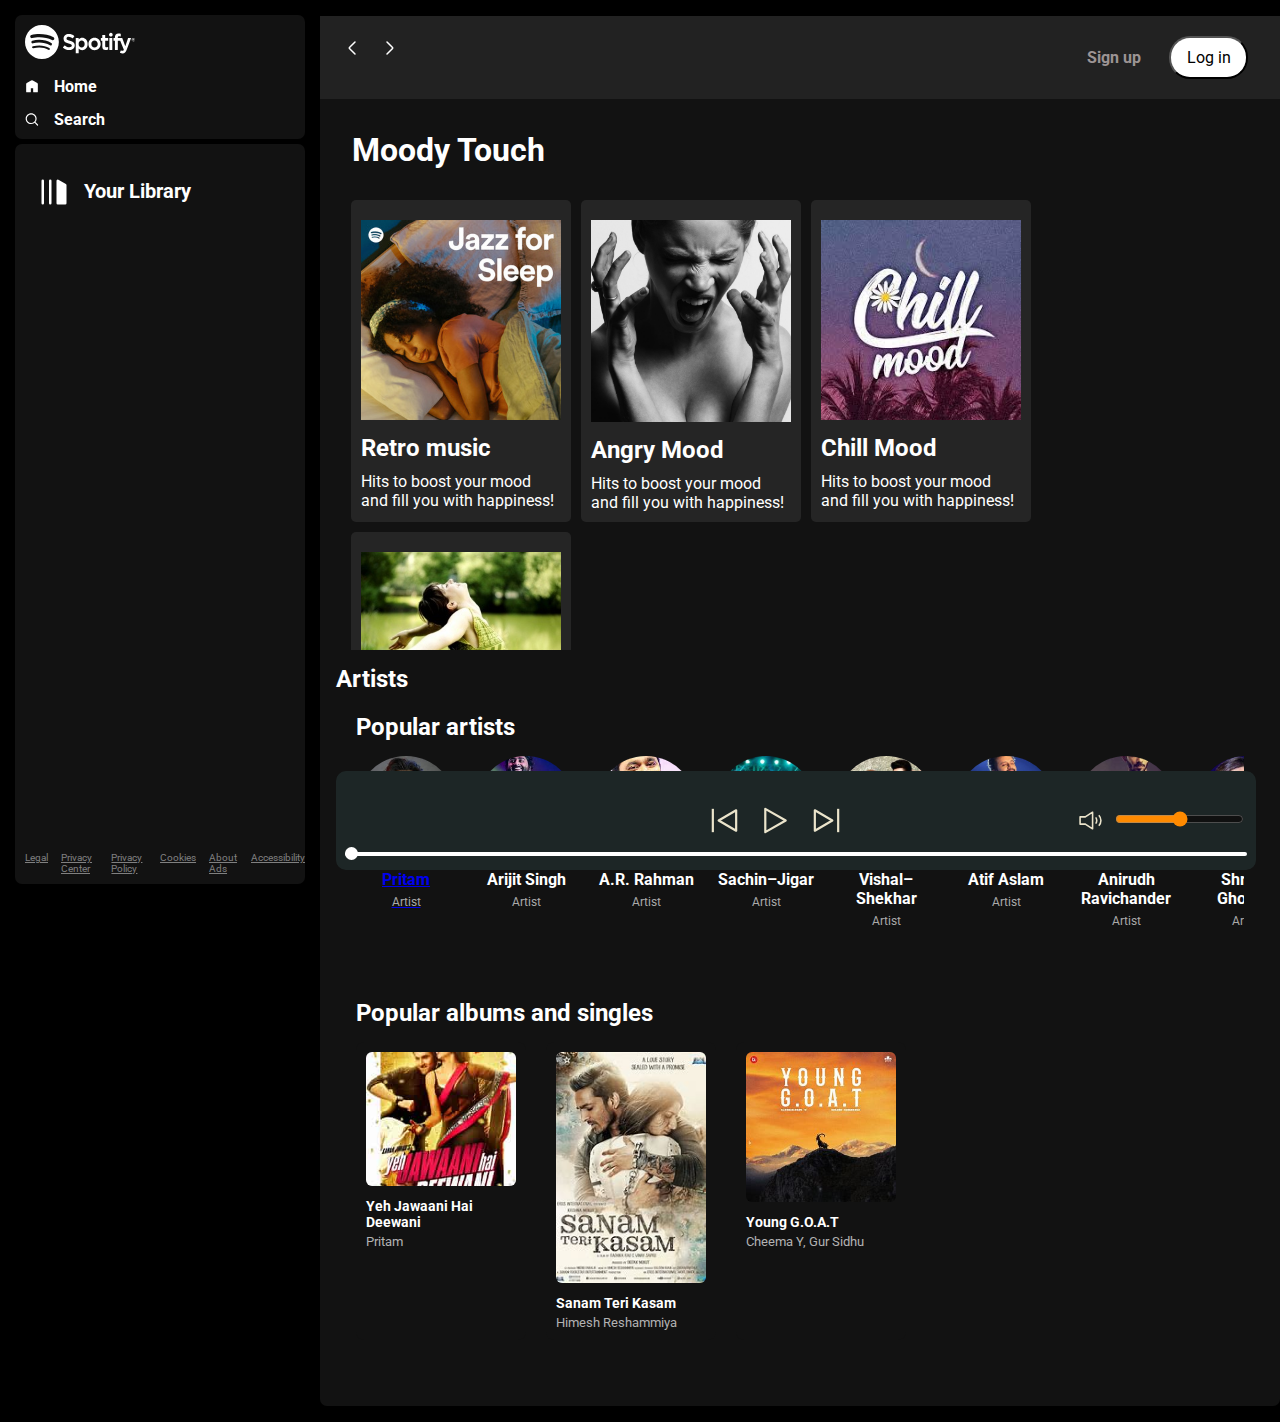
<file: index.html>
<!DOCTYPE html>
<html lang="en">

<head>
    <meta charset="UTF-8">
    <meta name="viewport" content="width=device-width, initial-scale=1.0">
    <link rel="stylesheet" href="css/style.css">
    <link rel="icon" type="image/x-icon" href="/favicon.ico" />

    <link rel="stylesheet" href="css/utility.css">
    <title>Spotify - Web Player: Music for everyone</title>
</head>

<body>
    <div class="container flex bg-black">
        <div class="left">
            <div class="close">
                <img width="30" class="invert" src="img/close.svg" alt="">
            </div>
            <div class="home bg-grey rounded m-1 p-1">
                <div class="logo"><img width="110" class="invert" src="img/logo.svg" alt=""></div>
                <ul>
                    <li><img class="invert" src="img/home.svg" alt="home">Home</li>
                    <li><img class="invert" src="img/search.svg" alt="home">Search</li>
                </ul>
            </div>

            <div class="library bg-grey rounded m-1 p-1">
                <div class="heading">
                    <img class="invert" src="img/playlist.svg" alt="">
                    <h2>
                        Your Library
                    </h2>
                </div>

                <div class="songList">

                    <ul>

                    </ul>
                </div>

                <div class="footer">
                    <div><a href="https://www.spotify.com/jp/legal/"><span>Legal</span></a></div>
                    <div><a href="https://www.spotify.com/jp/privacy/"><span>Privacy Center</span></a></div>
                    <div><a href="https://www.spotify.com/jp/legal/privacy-policy/"><span>Privacy Policy</span></a>
                    </div>
                    <div><a href="https://www.spotify.com/jp/legal/cookies-policy/"><span>Cookies</span></a></div>
                    <div><a href="https://www.spotify.com/jp/legal/privacy-policy/#s3"><span>About Ads</span></a></div>
                    <div><a href="https://www.spotify.com/jp/accessibility/"><span>Accessibility</span></a></div>
                </div>
            </div>


        </div>
        <div class="right bg-grey rounded">
            <div class="header">
                <div class="nav">
                    <div class="hamburgerContainer">

                        <img width="40" class="invert hamburger" src="img/hamburger.svg" alt="">
                        <svg width="24" height="24" viewBox="0 0 24 24" fill="none" xmlns="http://www.w3.org/2000/svg">
                            <path
                                d="M15 6L9.70711 11.2929C9.37377 11.6262 9.20711 11.7929 9.20711 12C9.20711 12.2071 9.37377 12.3738 9.70711 12.7071L15 18"
                                stroke="#ffffff" stroke-width="1.5" stroke-linecap="round" stroke-linejoin="round" />
                        </svg>
                        <svg width="24" height="24" viewBox="0 0 24 24" fill="none" xmlns="http://www.w3.org/2000/svg">
                            <path
                                d="M9 18L14.2929 12.7071C14.6262 12.3738 14.7929 12.2071 14.7929 12C14.7929 11.7929 14.6262 11.6262 14.2929 11.2929L9 6"
                                stroke="#ffffff" stroke-width="1.5" stroke-linecap="round" stroke-linejoin="round" />
                        </svg>
                    </div>
                </div>
                <div class="buttons">
                    <button class="signupbtn">Sign up</button>
                    <a href="form/index.html"><button type="submit" onclick="hidelogin" class="loginbtn">Log in</button></a>
                </div>
            </div>
            <div class="spotifyPlaylists">
                <h1>Moody Touch</h1>
                <div class="cardContainer">
                    <div class="card ">
                        <div class="play">
                            <svg xmlns="http://www.w3.org/2000/svg" viewBox="0 0 28 28" width="24" height="24">
                                <circle cx="14" cy="14" r="14" fill="green" />
                                <path
                                    d="M18.8906 14.846C18.5371 16.189 16.8667 17.138 13.5257 19.0361C10.296 20.8709 8.6812 21.7884 7.37983 21.4196C6.8418 21.2671 6.35159 20.9776 5.95624 20.5787C5 19.6139 5 17.7426 5 14C5 10.2574 5 8.3861 5.95624 7.42132C6.35159 7.02245 6.8418 6.73288 7.37983 6.58042C8.6812 6.21165 10.296 7.12907 13.5257 8.96393C16.8667 10.86197 18.5371 11.811 18.8906 13.154C19.0365 13.7084 19.0365 14.2916 18.8906 14.846Z"
                                    stroke="black" stroke-width="1.5" stroke-linejoin="round" fill="none"
                                    transform="translate(1 1)" />
                            </svg>

                            


                        </div>
                        <img src="img/cover.jpg" alt="">
                        <h2>Retro music</h2>
                        <p>Hits to boost your mood and fill you with happiness!</p>

                    </div>
                    <div class="card ">
                        <div class="play">
                            <svg xmlns="http://www.w3.org/2000/svg" viewBox="0 0 28 28" width="24" height="24">
                                <circle cx="14" cy="14" r="14" fill="green" />
                                <path
                                    d="M18.8906 14.846C18.5371 16.189 16.8667 17.138 13.5257 19.0361C10.296 20.8709 8.6812 21.7884 7.37983 21.4196C6.8418 21.2671 6.35159 20.9776 5.95624 20.5787C5 19.6139 5 17.7426 5 14C5 10.2574 5 8.3861 5.95624 7.42132C6.35159 7.02245 6.8418 6.73288 7.37983 6.58042C8.6812 6.21165 10.296 7.12907 13.5257 8.96393C16.8667 10.86197 18.5371 11.811 18.8906 13.154C19.0365 13.7084 19.0365 14.2916 18.8906 14.846Z"
                                    stroke="black" stroke-width="1.5" stroke-linejoin="round" fill="none"
                                    transform="translate(1 1)" />
                            </svg>

                            


                        </div>
                        <img src="songs/Angry_(mood)/cover.jpg" alt="">
                        <h2>Angry Mood</h2>
                        <p>Hits to boost your mood and fill you with happiness!</p>

                    </div>
                    <div class="card ">
                        <div class="play">
                            <svg xmlns="http://www.w3.org/2000/svg" viewBox="0 0 28 28" width="24" height="24">
                                <circle cx="14" cy="14" r="14" fill="green" />
                                <path
                                    d="M18.8906 14.846C18.5371 16.189 16.8667 17.138 13.5257 19.0361C10.296 20.8709 8.6812 21.7884 7.37983 21.4196C6.8418 21.2671 6.35159 20.9776 5.95624 20.5787C5 19.6139 5 17.7426 5 14C5 10.2574 5 8.3861 5.95624 7.42132C6.35159 7.02245 6.8418 6.73288 7.37983 6.58042C8.6812 6.21165 10.296 7.12907 13.5257 8.96393C16.8667 10.86197 18.5371 11.811 18.8906 13.154C19.0365 13.7084 19.0365 14.2916 18.8906 14.846Z"
                                    stroke="black" stroke-width="1.5" stroke-linejoin="round" fill="none"
                                    transform="translate(1 1)" />
                            </svg>

                            


                        </div>
                        <img src="songs/Chill_(mood)/cover.jpg" alt="">
                        <h2>Chill Mood</h2>
                        <p>Hits to boost your mood and fill you with happiness!</p>

                    </div>
                    <div class="card ">
                        <div class="play">
                            <svg xmlns="http://www.w3.org/2000/svg" viewBox="0 0 28 28" width="24" height="24">
                                <circle cx="14" cy="14" r="14" fill="green" />
                                <path
                                    d="M18.8906 14.846C18.5371 16.189 16.8667 17.138 13.5257 19.0361C10.296 20.8709 8.6812 21.7884 7.37983 21.4196C6.8418 21.2671 6.35159 20.9776 5.95624 20.5787C5 19.6139 5 17.7426 5 14C5 10.2574 5 8.3861 5.95624 7.42132C6.35159 7.02245 6.8418 6.73288 7.37983 6.58042C8.6812 6.21165 10.296 7.12907 13.5257 8.96393C16.8667 10.86197 18.5371 11.811 18.8906 13.154C19.0365 13.7084 19.0365 14.2916 18.8906 14.846Z"
                                    stroke="black" stroke-width="1.5" stroke-linejoin="round" fill="none"
                                    transform="translate(1 1)" />
                            </svg>

                            


                        </div>
                        <img src="songs/Uplifting_(mood)/cover.jpg" alt="">
                        <h2>Angry Mood</h2>
                        <p>Hits to boost your mood and fill you with happiness!</p>

                    </div>
                    
                    <section class="trending-section">
                        <h2>Trending songs</h2>
                        <div class="song-scroll">
                      
                          <div class="song-card">
                            <img src="img/trending songs/agar_tum_saath_ho.jpeg" alt="Agar Tum Saath Ho">
                            <p class="song-title">Agar Tum Saath Ho</p>
                            <p class="song-artist">Alka Yagnik, Arijit Singh</p>
                          </div>
                      
                          <div class="song-card">
                            <img src="img/trending songs/48 rhymes.jpeg" alt="48 Rhymes">
                            <p class="song-title">48 Rhymes</p>
                            <p class="song-artist">Karan Aujla, Manna Music</p>
                          </div>
                      
                          <div class="song-card">
                            <img src="img/trending songs/2khatole.jpeg" alt="2 Khatoole (Lofi Mix)">
                            <p class="song-title">2 Khatoole (Lofi Mix)</p>
                            <p class="song-artist">Masoom Sharma</p>
                          </div>
                      
                          <div class="song-card">
                            <img src="img/trending songs/pal pal.jpeg" alt="Pal Pal">
                            <p class="song-title">Pal Pal</p>
                            <p class="song-artist">Afusic, AliSoomroMusic</p>
                          </div>
                      
                          <div class="song-card">
                            <img src="img/trending songs/finding_her.jpeg" alt="Finding Her">
                            <p class="song-title">Finding Her</p>
                            <p class="song-artist">Kushagra, Bharath, Saaheal</p>
                          </div>
                      
                          <!-- Add more song cards as needed -->
                      
                        </div>
                      </section>
                      

                </div>
                <h2>Artists</h2>
                <section class="popular-artists">
                    <h2>Popular artists</h2>
                    <div class="artist-scroll">
                      <a href="songs/popular artist/songslist/index.html">
                        <div class="artist-card">
                            <div class="play">
                                <svg xmlns="http://www.w3.org/2000/svg" viewBox="0 0 28 28" width="24" height="24">
                                    <circle cx="14" cy="14" r="14" fill="green" />
                                    <path
                                        d="M18.8906 14.846C18.5371 16.189 16.8667 17.138 13.5257 19.0361C10.296 20.8709 8.6812 21.7884 7.37983 21.4196C6.8418 21.2671 6.35159 20.9776 5.95624 20.5787C5 19.6139 5 17.7426 5 14C5 10.2574 5 8.3861 5.95624 7.42132C6.35159 7.02245 6.8418 6.73288 7.37983 6.58042C8.6812 6.21165 10.296 7.12907 13.5257 8.96393C16.8667 10.86197 18.5371 11.811 18.8906 13.154C19.0365 13.7084 19.0365 14.2916 18.8906 14.846Z"
                                        stroke="black" stroke-width="1.5" stroke-linejoin="round" fill="none"
                                        transform="translate(1 1)" />
                                </svg>
    
                                
    
    
                            </div>
                            <img src="img/pritam.jpeg" alt="Pritam">
                            <p>Pritam</p>
                            <span>Artist</span>
                        </div>
                      </a>
                      <div class="artist-card">
                        <img src="img/arijit.jpeg" alt="Arijit Singh">
                        <p>Arijit Singh</p>
                        <span>Artist</span>
                      </div>
                      <div class="artist-card">
                        <img src="img/ar rahman.jpeg" alt="A.R. Rahman">
                        <p>A.R. Rahman</p>
                        <span>Artist</span>
                      </div>
                      <div class="artist-card">
                        <img src="img/sachin_jigar.jpeg" alt="Sachin–Jigar">
                        <p>Sachin–Jigar</p>
                        <span>Artist</span>
                      </div>
                      <div class="artist-card">
                        <img src="img/vishal_shekhar.jpeg" alt="Vishal–Shekhar">
                        <p>Vishal–Shekhar</p>
                        <span>Artist</span>
                      </div>
                      <div class="artist-card">
                        <img src="img/atifaslam.jpeg" alt="Atif Aslam">
                        <p>Atif Aslam</p>
                        <span>Artist</span>
                      </div>
                      <div class="artist-card">
                        <img src="img/anirudh_ravichander.jpeg" alt="Anirudh Ravichander">
                        <p>Anirudh Ravichander</p>
                        <span>Artist</span>
                      </div>
                      <div class="artist-card">
                        <img src="img/shreya_ghosyal.jpeg" alt="Shreya_ghosyal">
                        <p>Shreya Ghosyal</p>
                        <span>Artist</span>
                      </div>
                    </div>
                    <div>

                    </div>
                  </section>

                  <section class="albums-section">
                    <h2>Popular albums and singles</h2>
                    <div class="album-scroll">
                      
                      <div class="album-card">
                        <img src="img/popular album/yeh_jawani_hai_deewani.jpeg" alt="Yeh Jawaani Hai Deewani"/>
                        <p class="album-title">Yeh Jawaani Hai Deewani</p>
                        <p class="album-artist">Pritam</p>
                      </div>
                  
                      <div class="album-card">
                        <img src="img/popular album/sanam_teri_kasam.jpeg" alt="Sanam Teri Kasam"/>
                        <p class="album-title">Sanam Teri Kasam</p>
                        <p class="album-artist">Himesh Reshammiya</p>
                      </div>
                  
                      <div class="album-card">
                        <img src="img/popular album/young_G.O.A.T" alt="Young G.O.A.T"/>
                        <p class="album-title">Young G.O.A.T</p>
                        <p class="album-artist">Cheema Y, Gur Sidhu</p>
                      </div>
                  
                      <!-- Add more albums here -->
                  
                    </div>
                  </section>
                  
                  
                  
                <div class="playbar">
                    <div class="seekbar">
                        <div class="circle">

                        </div>
                    </div>
                    <div class="abovebar">


                        <div class="songinfo">

                        </div>
                        <div class="songbuttons">
                            <img width="35" id="previous" src="img/prevsong.svg" alt="">
                            <img width="35" id="play" src="img/play.svg" alt="">
                            <img width="35" id="next" src="img/nextsong.svg" alt="">
                        </div>
                        <div class="timevol">

                       
                        <div class="songtime">

                        </div>
                        <div class="volume">
                            <img width="25" src="img/volume.svg" alt="">
                            <div class="range">
                                <input type="range" name="volume" id="">
                            </div>
                        </div>
                    </div>
                    </div>
                </div>
            </div>
        </div>
    </div>
    <script src="js/script.js"></script>
</body>

</html>
</file>
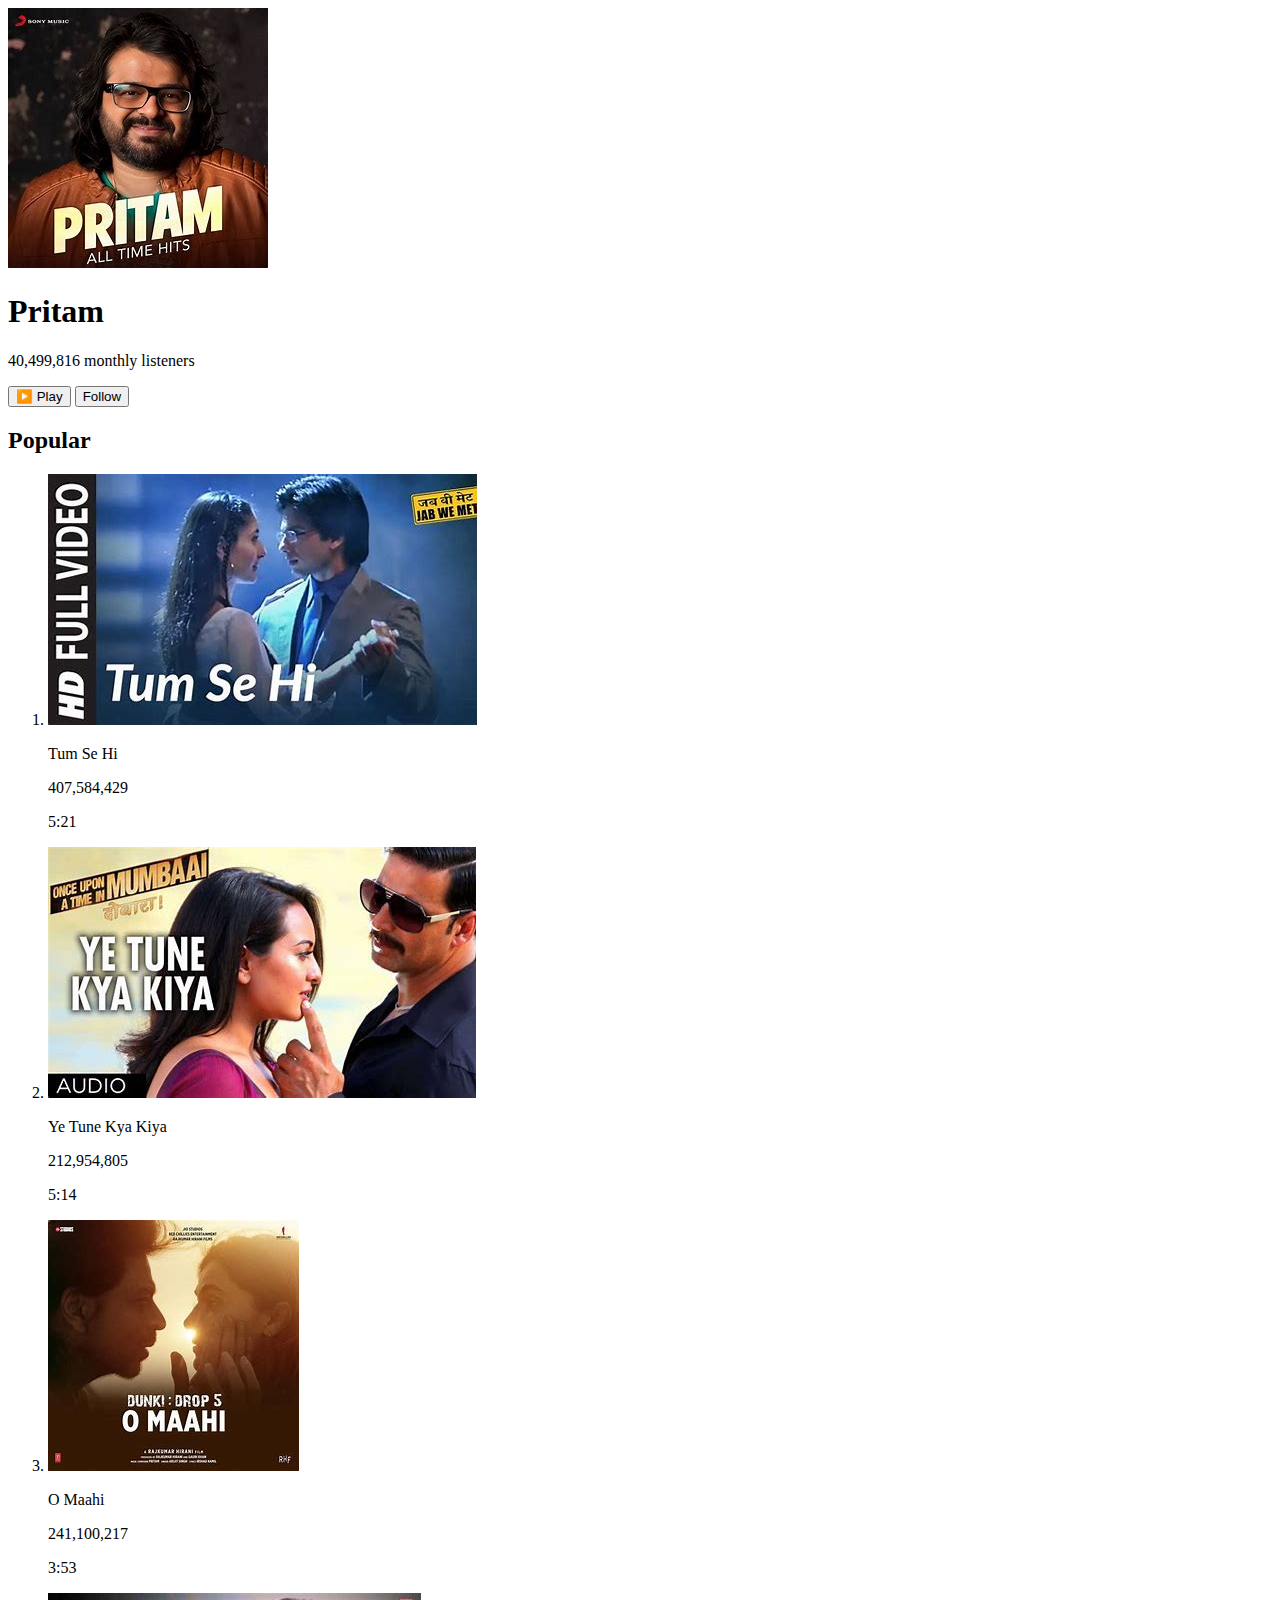
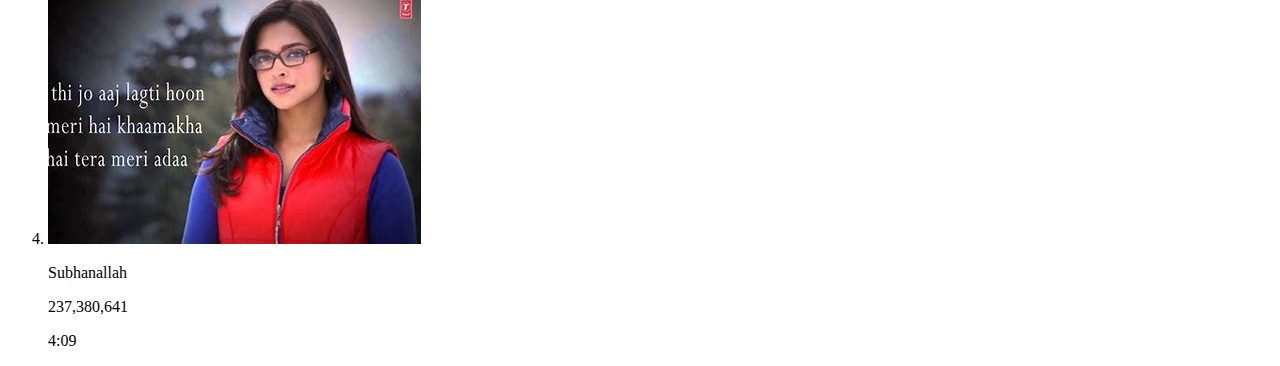
<file: songs/popular artist/songslist/index.html>
<!DOCTYPE html>
<html lang="en">
<head>
    <meta charset="UTF-8">
    <meta name="viewport" content="width=device-width, initial-scale=1.0">
    <title>Document</title>
</head>
<body>
    <section class="artist-profile">
        <div class="artist-header">
          <img src="cover_photos/pritam_cover.jpeg" alt="Pritam Background" class="background">
          <div class="overlay">
            <h1 class="artist-name">Pritam</h1>
            <p class="listeners">40,499,816 monthly listeners</p>
            <div class="actions">
              <button class="play-btn">▶️ Play</button>
              <button class="follow-btn">Follow</button>
            </div>
          </div>
        </div>
      
        <div class="popular-songs">
          <h2>Popular</h2>
          <ol class="song-list">
            <li>
              <img src="cover_photos/tumsehi.jpeg" alt="Tum Se Hi">
              <div class="details">
                <p class="title">Tum Se Hi</p>
                <p class="streams">407,584,429</p>
              </div>
              <p class="duration">5:21</p>
            </li>
      
            <li>
              <img src="cover_photos/yetunekyakiya.jpeg" alt="Ye Tune Kya Kiya">
              <div class="details">
                <p class="title">Ye Tune Kya Kiya</p>
                <p class="streams">212,954,805</p>
              </div>
              <p class="duration">5:14</p>
            </li>
      
            <li>
              <img src="cover_photos/omaahi.jpeg" alt="O Maahi">
              <div class="details">
                <p class="title">O Maahi</p>
                <p class="streams">241,100,217</p>
              </div>
              <p class="duration">3:53</p>
            </li>
      
            <li>
              <img src="cover_photos/subanallah.jpeg" alt="Subhanallah">
              <div class="details">
                <p class="title">Subhanallah</p>
                <p class="streams">237,380,641</p>
              </div>
              <p class="duration">4:09</p>
            </li>
          </ol>
        </div>
      </section>
      
</body>
</html>
</file>
<file: css/style.css>
@import url('https://fonts.googleapis.com/css2?family=Lato:wght@700&family=Roboto:ital,wght@0,100;0,300;0,400;0,500;0,700;0,900;1,100;1,300;1,400;1,500;1,700;1,900&display=swap');


:root{
    --a:0;
}
* {
    margin: 0;
    padding: 0;
    font-family: 'Roboto', sans-serif;
}

.close {
    display: none;
}

body {
    background-color: black;
    color: white;
}

.left {
    width: 25vw;
    padding: 10px;
}

.right {
    width: 75vw;
}



.home ul li {
    display: flex;
    gap: 15px;
    width: 14px;
    list-style: none;
    padding-top: 14px;
    font-weight: bold;
}

.heading {
    display: flex;
    gap: 15px;
    width: 100%;
    padding-top: 14px;
    padding: 23px 14px;
    font-weight: bold;
    align-items: center;
    font-size: 13px;
}

.heading img {
    width: 30px;
}

.library {
    min-height: 80vh;
    position: relative;
}

.footer {
    display: flex;
    font-size: 10px;
    color: grey;
    gap: 13px;
    position: absolute;
    bottom: 0;
    padding: 10px 0;

}

.footer a {
    color: grey;
}

.right {
    margin: 16px 0;
    position: relative;
}

.header {
    display: flex;
    justify-content: space-between;
    background-color: rgb(34 34 34);
}

.header>* {
    padding: 20px;
}

.spotifyPlaylists {
    padding: 16px;
}

.spotifyPlaylists h1 {
    padding: 16px;
}

.cardContainer {
    margin: 15px;
    display: flex;
    gap: 10px;
    flex-wrap: wrap;
    overflow-y: auto;
    max-height: 50vh; 
}

.card {
    width: 200px;
    padding: 10px;
    border-radius: 5px;
    background-color: #252525;
    position: relative;
    transition: all .9s;
}
.card:hover{
    background-color: rgb(105, 103, 103);
    cursor: pointer;
    --a: 1;
}

.card>* {
    padding-top: 10px;
}

.card img {
    width: 100%;
    object-fit: contain;
}

.play {
    width: 28px;
    height: 28px;
    background-color: #1fdf64;
    border-radius: 50%;
    padding: 4px;
    display: flex;
    align-items: center;
    justify-content: center;
    position: absolute;
    bottom: 88px;
    right: 17px;
    opacity: var(--a);
    transition: all 1s ease-out;
}

.buttons>* {
    margin: 0 12px;
}

.signupbtn {
    background-color: rgb(34 34 34);
    color: rgb(156, 148, 148);
    font-weight: bold;
    border: none;
    outline: none;
    cursor: pointer;
    font-size: 16px;
}

.signupbtn:hover {
    font-size: 17px;
    color: white
}

.loginbtn {
    background-color: white;
    border-radius: 21px;
    color: black;
    padding: 10px;
    width: 79px;
    cursor: pointer;
    font-size: 16px;
}

.loginbtn:hover {
    font-weight: bold;
    font-size: 17px;
}


.playbar {
    display: flex;
    justify-content: center;
    align-items: center;
    position: fixed;
    bottom: 30px;
    filter: invert(1);
    background: #e2d9d9;
    border-radius: 10px;
    width: 90%;
    padding: 12px;
    width: 70vw;
    min-height: 40px;
}

.songbuttons {
    display: flex;
    justify-content: center;
    gap: 16px;
}

.songList {
    height: 544px;
    overflow: auto;
    margin-bottom: 44px;
}

.hamburger {
    display: none;
    cursor: pointer;
}

.hamburgerContainer {
    display: flex;
    justify-content: center;
    align-items: center;
    gap: 14px;
}

.songList ul {
    padding: 0 12px;
}

.songList ul li {
    list-style-type: decimal;
    display: flex;
    justify-content: space-between;
    gap: 12px;
    cursor: pointer;
    padding: 12px 0;
    border: 1px solid rgba(146, 143, 143, 0.491);
    margin: 12px 0;
    padding: 13px;
    border-radius: 5px;
}

.songList .info {
    font-size: 13px;
    width: 344px;
}

.info div {
    word-break: break-all;
}

.playnow {
    display: flex;
    justify-content: center;
    align-items: center;
}

.playnow span {
    font-size: 15px;
    width: 64px;
    padding: 12px;
}

.seekbar {
    height: 4px;
    width: 98%;
    background: black;
    border-radius: 10px;
    position: absolute;
    bottom: 8px;
    margin: 6px;
    cursor: pointer;
}

.circle {
    width: 13px;
    height: 13px;
    border-radius: 13px;
    background-color: black;
    position: relative;
    bottom: 5px;
    left: 0%;
    transition: left 0.5s;
}

.songbuttons img {
    cursor: pointer;
}

.timevol {
    display: flex;
    justify-content: space-evenly;
    align-items: center;
}


.songinfo {
    color: black;
    padding: 0 12px;
    width: 250px;
}

.songtime {
    width: 125px;
    color: black;
    padding: 0 12px;
}


.volume {
    display: flex;
    justify-content: center;
    align-items: center;
    gap: 12px;
    cursor: pointer;
}
.range input{
    cursor: pointer;
}

.abovebar {
    display: flex;
    justify-content: space-between;
    margin: 20px 0;
    width: 100%;
}

@media (max-width: 1200px) {
    .left {
        position: absolute;
        left: -130%;
        transition: all .3s;
        z-index: 1;
        width: 373px;
        background-color: black;
        padding: 0;
        height: 100vh;
        position: fixed;
        top: 0;
    }

    .songinfo,
    .songtime {
        width: auto;
    }

    .left .close {
        position: absolute;
        right: 31px;
        top: 25px;
        width: 29px;
    }

    .timevol {
        display: flex;
        justify-content: space-evenly;
        align-items: center;
        flex-direction: column;
        gap: 13px;
    }

    .right {
        width: 100vw;
    }

    .playbar {
        width: calc(100vw - 75px); 
    }

    .seekbar {
        width: calc(100vw - 120px);
    }

    .hamburger {
        display: block;
    }

    .right {
        margin: 0;
    }

    .card {
        width: 55vw;
    }

    .cardContainer {
        margin: 0;
        justify-content: center; 
    }

    .close {
        display: block;
    }

    .abovebar {
        flex-direction: column;
        gap: 23px;
        align-items: center;
    }

    .cardContainer {
        max-height: unset;
        overflow-y: unset;
        margin-bottom: 35vh;
    }

    .playbar{
        right: 25px;
    }
}

@media (max-width: 500px) {
    .card {
        width: 100%;
    }

    .header>* {
        padding: 2px;
    }

    .buttons>* {
        margin: 0 6px;
    }

    .header{
        padding: 7px;
    }

    .spotifyPlaylists h1 {
        padding: 4px;
    }

    .library{
        height: 85vh;
    }

    .left{ 
        width: 100vw;
    }

 

    
}
/* popular artists section */
.popular-artists {
    padding: 20px;
    color: white;
  }

  .popular-artists h2 {
    font-size: 24px;
    margin-bottom: 15px;
  }

  .artist-scroll {
    display: flex;
    gap: 20px;
    overflow-x: auto;
    padding-bottom: 10px;
  }

  .artist-card {
    flex: 0 0 auto;
    text-align: center;
    width: 100px;
  }

  .artist-card img {
    width: 100px;
    height: 100px;
    border-radius: 50%;
    object-fit: cover;
  }

  .artist-card p {
    margin: 10px 0 2px;
    font-weight: bold;
  }

  .artist-card span {
    font-size: 12px;
    color: #aaa;
  }

  /* Optional: smooth horizontal scrolling for better UX */
  .artist-scroll::-webkit-scrollbar {
    display: none;
  }

  .artist-scroll {
    -ms-overflow-style: none;
    scrollbar-width: none;
  }
  .albums-section {
    margin: 40px 20px;
  }
  
  .albums-section h2 {
    color: white;
    margin-bottom: 15px;
  }
  
  .album-scroll {
    display: flex;
    overflow-x: auto;
    gap: 20px;
    padding-bottom: 10px;
  }
  
  .album-card {
    flex: 0 0 auto;
    width: 150px;
    color: white;
    background-color: #121212;
    border-radius: 8px;
    padding: 10px;
  }
  
  .album-card img {
    width: 100%;
    border-radius: 6px;
  }
  
  .album-title {
    margin: 8px 0 4px;
    font-weight: bold;
    font-size: 14px;
  }
  
  .album-artist {
    font-size: 13px;
    color: #b3b3b3;
  }
  
  .trending-section {
    margin: 40px 20px;
  }
  
  .trending-section h2 {
    color: white;
    margin-bottom: 15px;
  }
  
  .song-scroll {
    display: flex;
    overflow-x: auto;
    gap: 20px;
    padding-bottom: 10px;
  }
  
  .song-card {
    flex: 0 0 auto;
    width: 160px;
    color: white;
    background-color: #121212;
    border-radius: 8px;
    padding: 10px;
  }
  
  .song-card img {
    width: 100%;
    border-radius: 6px;
  }
  
  .song-title {
    margin: 8px 0 4px;
    font-weight: bold;
    font-size: 14px;
  }
  
  .song-artist {
    font-size: 13px;
    color: #b3b3b3;
  }
</file>
<file: css/utility.css>
.border{
    border: 2px solid  red;
    margin: 3px;
}

.flex{
    display: flex;
}

.justify-center{
    justify-content: center;
}

.items-center{
    align-items: center;
}

.bg-black{
    background-color: black;
    color: white;
}

.invert{
    filter: invert(1);
}

.bg-grey{
    background-color: #121212;
}

.rounded{
    border-radius: 7px;
}

.m-1{
    margin: 5px;
}

.p-1{
    padding: 10px;
}


/* For Webkit browsers (e.g., Chrome, Safari) */
::-webkit-scrollbar {
    width: 12px;
  }
  
  ::-webkit-scrollbar-thumb {
    background-color: #333; /* Dark color for the thumb */
    border-radius: 6px;
  }
  
  ::-webkit-scrollbar-track {
    background-color: #222; /* Dark color for the track */
  }
  
  /* For Firefox */
   /* Dark color for the thumb and track in Firefox */
</file>
